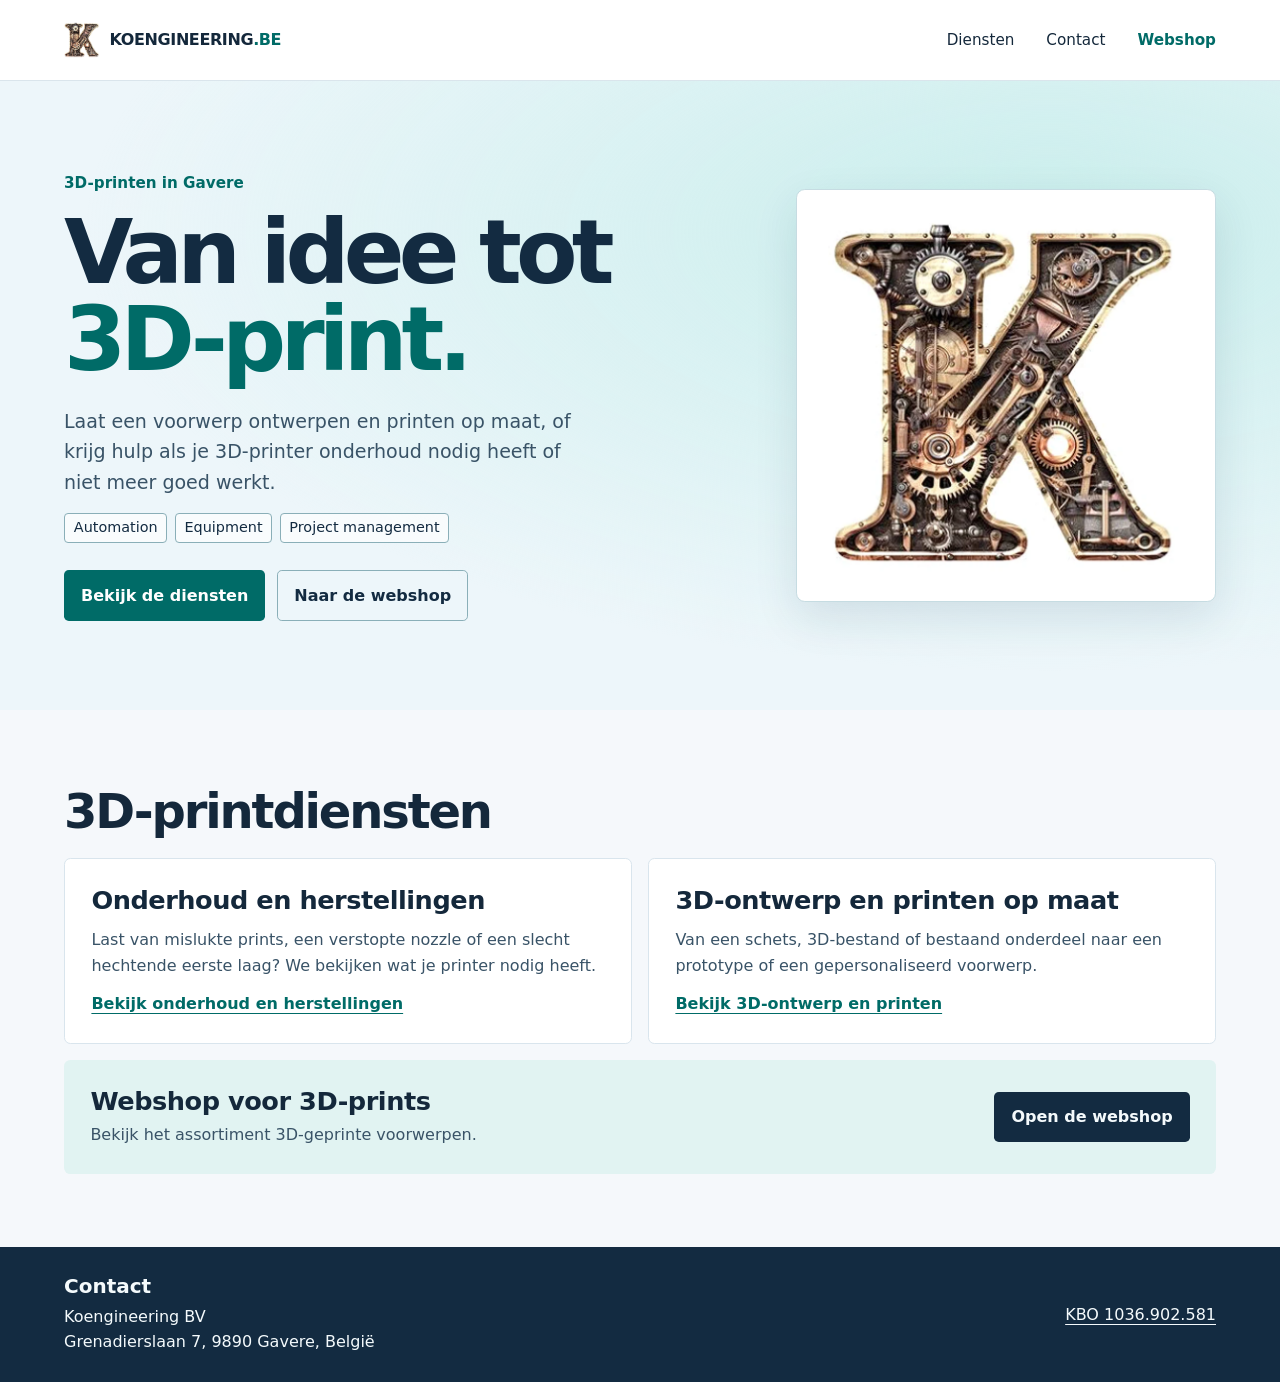
<file: public/index.html>
<!doctype html>
<html lang="nl-BE">
<head>
  <meta charset="utf-8">
  <meta name="viewport" content="width=device-width, initial-scale=1">
  <title>Koengineering | 3D-printen, ontwerp en printerservice</title>
  <meta name="description" content="Koengineering in Gavere helpt met onderhoud en herstellingen van 3D-printers, 3D-ontwerp en printwerk op maat. Ontdek ook de webshop.">
  <link rel="canonical" href="https://koengineering.be/">
  <link rel="icon" href="./assets/koengineering-logo.webp" type="image/webp">
  <link rel="stylesheet" href="./assets/home.css">
</head>
<body>
  <a class="skip" href="#inhoud">Naar inhoud</a>
  <header class="site-header">
    <div class="wrap header-inner">
      <a class="brand" href="./" aria-current="page">
        <img src="./assets/koengineering-logo.webp" width="36" height="36" alt="">
        <span>KOENGINEERING<span class="brand-domain">.BE</span></span>
      </a>
      <nav aria-label="Hoofdnavigatie">
        <a href="#diensten">Diensten</a>
        <a href="#contact">Contact</a>
        <a class="shop-link" href="https://shop.koengineering.be/">Webshop</a>
      </nav>
    </div>
  </header>
  <main id="inhoud">
    <section class="hero" aria-labelledby="titel">
      <div class="wrap hero-inner">
        <div class="hero-copy">
          <p class="eyebrow">3D-printen in Gavere</p>
          <h1 id="titel">Van idee tot <span>3D-print.</span></h1>
          <p class="intro">Laat een voorwerp ontwerpen en printen op maat, of krijg hulp als je 3D-printer onderhoud nodig heeft of niet meer goed werkt.</p>
          <ul class="expertise" aria-label="Expertise">
            <li>Automation</li>
            <li>Equipment</li>
            <li>Project management</li>
          </ul>
          <div class="actions">
            <a class="button" href="#diensten">Bekijk de diensten</a>
            <a class="button button-outline" href="https://shop.koengineering.be/">Naar de webshop</a>
          </div>
        </div>
        <div class="logo-panel">
          <img src="./assets/koengineering-logo.webp" width="735" height="721" alt="Het Koengineering-logo, een metalen K met tandwielen">
        </div>
      </div>
    </section>
    <section class="wrap services" id="diensten" aria-labelledby="diensten-titel">
      <h2 id="diensten-titel">3D-printdiensten</h2>
      <div class="service-grid">
        <article>
          <h3>Onderhoud en herstellingen</h3>
          <p>Last van mislukte prints, een verstopte nozzle of een slecht hechtende eerste laag? We bekijken wat je printer nodig heeft.</p>
          <a href="./diensten/onderhoud-en-herstellingen/">Bekijk onderhoud en herstellingen</a>
        </article>
        <article>
          <h3>3D-ontwerp en printen op maat</h3>
          <p>Van een schets, 3D-bestand of bestaand onderdeel naar een prototype of een gepersonaliseerd voorwerp.</p>
          <a href="./diensten/3d-ontwerp-en-printen/">Bekijk 3D-ontwerp en printen</a>
        </article>
      </div>
      <section class="shop-strip" aria-labelledby="webshop-titel">
        <div>
          <h3 id="webshop-titel">Webshop voor 3D-prints</h3>
          <p>Bekijk het assortiment 3D-geprinte voorwerpen.</p>
        </div>
        <a class="button button-dark" href="https://shop.koengineering.be/">Open de webshop</a>
      </section>
    </section>
  </main>
  <footer id="contact">
    <div class="wrap footer-inner">
      <div>
        <h2>Contact</h2>
        <address>Koengineering BV<br>Grenadierslaan 7, 9890 Gavere, België</address>
      </div>
      <a href="https://kbopub.economie.fgov.be/kbopub/zoeknummerform.html?nummer=1036902581">KBO 1036.902.581</a>
    </div>
  </footer>
</body>
</html>
</file>
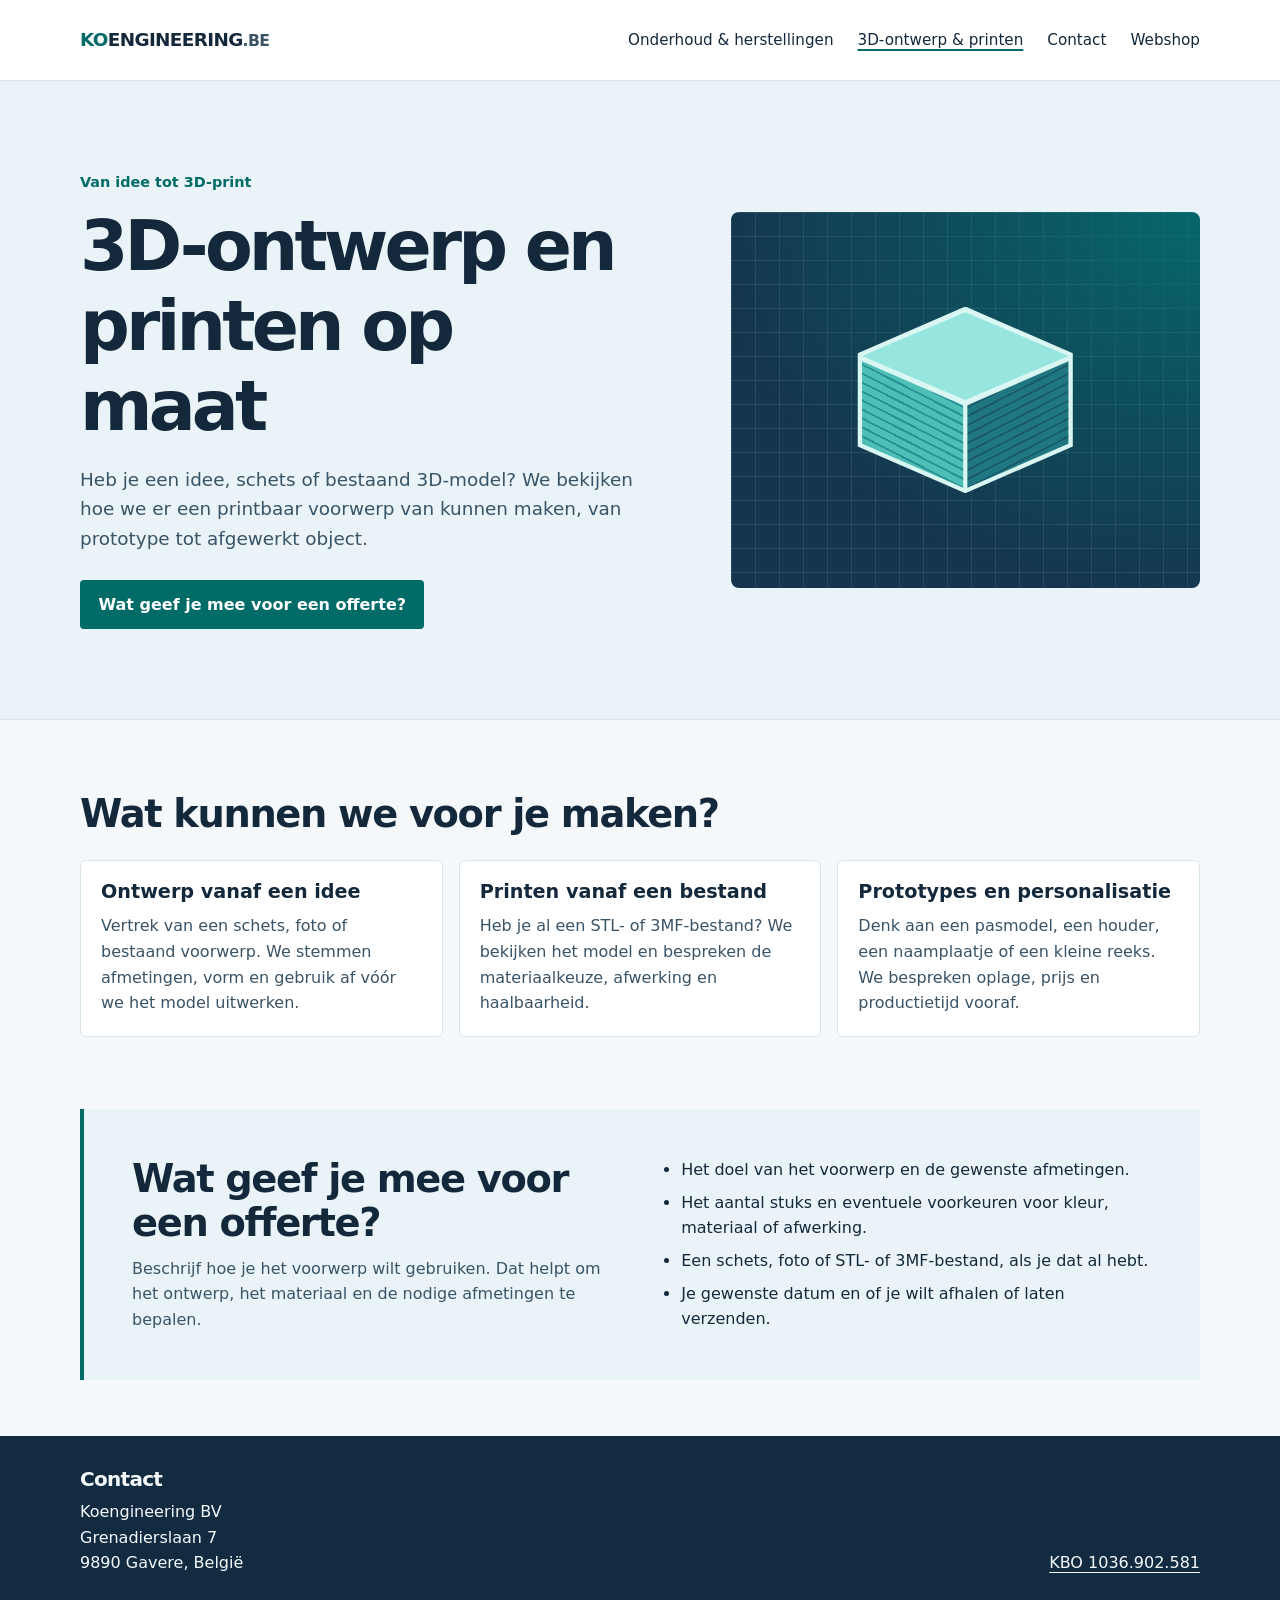
<file: public/diensten/3d-ontwerp-en-printen/index.html>
<!doctype html>
<html lang="nl-BE">
<head>
  <meta charset="utf-8">
  <meta name="viewport" content="width=device-width, initial-scale=1">
  <title>3D-ontwerp en printen op maat | Koengineering</title>
  <meta name="description" content="Laat een 3D-voorwerp ontwerpen of printen op maat. Vertrek van een schets, voorbeeld of bestaand STL- of 3MF-bestand.">
  <link rel="canonical" href="https://koengineering.be/diensten/3d-ontwerp-en-printen/">
  <link rel="stylesheet" href="../diensten.css">
</head>
<body>
  <a class="skip" href="#inhoud">Naar inhoud</a>
  <header class="site-header">
    <div class="wrap header-inner">
      <a class="brand" href="../../" aria-label="Koengineering, homepage"><span>KO</span>ENGINEERING<span class="domain">.BE</span></a>
      <nav aria-label="Diensten">
          <a href="../onderhoud-en-herstellingen/">Onderhoud &amp; herstellingen</a>
          <a href="../3d-ontwerp-en-printen/" aria-current="page">3D-ontwerp &amp; printen</a>
        <a href="#contact">Contact</a>
        <a href="https://shop.koengineering.be/">Webshop</a>
      </nav>
    </div>
  </header>
  <main id="inhoud">
    <section class="hero">
      <div class="wrap hero-inner">
        <div>
          <p class="eyebrow">Van idee tot 3D-print</p>
          <h1>3D-ontwerp en printen op maat</h1>
          <p class="intro">Heb je een idee, schets of bestaand 3D-model? We bekijken hoe we er een printbaar voorwerp van kunnen maken, van prototype tot afgewerkt object.</p>
          <a class="button" href="#aanvraag">Wat geef je mee voor een offerte?</a>
        </div>
        <div class="visual visual--model" aria-hidden="true">
          <div class="illustration"><span></span><span></span><span></span></div>
        </div>
      </div>
    </section>
    <section class="wrap service">
      <h2>Wat kunnen we voor je maken?</h2>
      <div class="cards">
          <article><h3>Ontwerp vanaf een idee</h3><p>Vertrek van een schets, foto of bestaand voorwerp. We stemmen afmetingen, vorm en gebruik af vóór we het model uitwerken.</p></article>
          <article><h3>Printen vanaf een bestand</h3><p>Heb je al een STL- of 3MF-bestand? We bekijken het model en bespreken de materiaalkeuze, afwerking en haalbaarheid.</p></article>
          <article><h3>Prototypes en personalisatie</h3><p>Denk aan een pasmodel, een houder, een naamplaatje of een kleine reeks. We bespreken oplage, prijs en productietijd vooraf.</p></article>
      </div>
    </section>
    <section class="wrap request" id="aanvraag">
      <div>
        <h2>Wat geef je mee voor een offerte?</h2>
        <p>Beschrijf hoe je het voorwerp wilt gebruiken. Dat helpt om het ontwerp, het materiaal en de nodige afmetingen te bepalen.</p>
      </div>
      <ul>
          <li>Het doel van het voorwerp en de gewenste afmetingen.</li>
          <li>Het aantal stuks en eventuele voorkeuren voor kleur, materiaal of afwerking.</li>
          <li>Een schets, foto of STL- of 3MF-bestand, als je dat al hebt.</li>
          <li>Je gewenste datum en of je wilt afhalen of laten verzenden.</li>
      </ul>
    </section>
  </main>
  <footer id="contact">
    <div class="wrap footer-inner">
      <div>
        <h2>Contact</h2>
        <address>Koengineering BV<br>Grenadierslaan 7<br>9890 Gavere, België</address>
      </div>
      <p><a href="https://kbopub.economie.fgov.be/kbopub/zoeknummerform.html?nummer=1036902581">KBO 1036.902.581</a></p>
    </div>
  </footer>
</body>
</html>
</file>
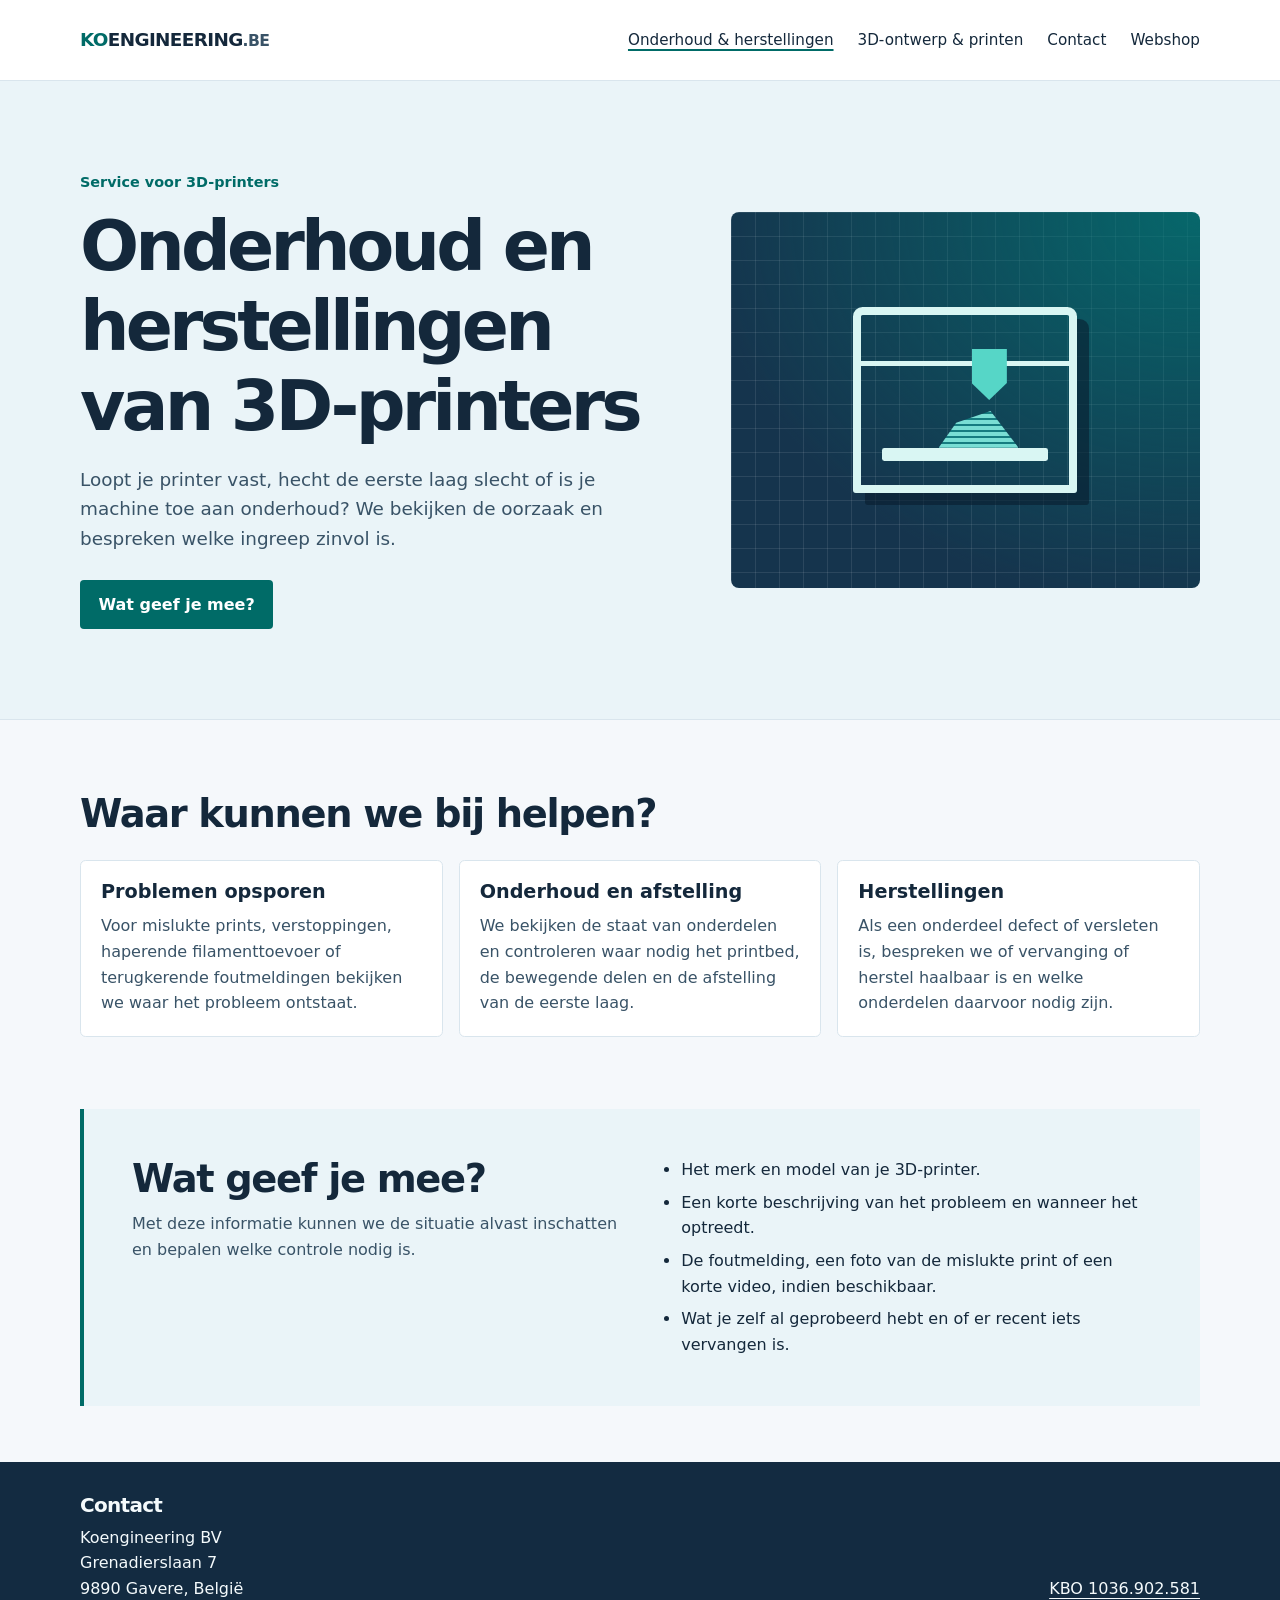
<file: public/diensten/onderhoud-en-herstellingen/index.html>
<!doctype html>
<html lang="nl-BE">
<head>
  <meta charset="utf-8">
  <meta name="viewport" content="width=device-width, initial-scale=1">
  <title>Onderhoud en herstellingen van 3D-printers | Koengineering</title>
  <meta name="description" content="Hulp bij printproblemen, onderhoud, kalibratie en herstellingen van 3D-printers. Ontdek welke informatie nodig is voor een eerste inschatting.">
  <link rel="canonical" href="https://koengineering.be/diensten/onderhoud-en-herstellingen/">
  <link rel="stylesheet" href="../diensten.css">
</head>
<body>
  <a class="skip" href="#inhoud">Naar inhoud</a>
  <header class="site-header">
    <div class="wrap header-inner">
      <a class="brand" href="../../" aria-label="Koengineering, homepage"><span>KO</span>ENGINEERING<span class="domain">.BE</span></a>
      <nav aria-label="Diensten">
          <a href="../onderhoud-en-herstellingen/" aria-current="page">Onderhoud &amp; herstellingen</a>
          <a href="../3d-ontwerp-en-printen/">3D-ontwerp &amp; printen</a>
        <a href="#contact">Contact</a>
        <a href="https://shop.koengineering.be/">Webshop</a>
      </nav>
    </div>
  </header>
  <main id="inhoud">
    <section class="hero">
      <div class="wrap hero-inner">
        <div>
          <p class="eyebrow">Service voor 3D-printers</p>
          <h1>Onderhoud en herstellingen van 3D-printers</h1>
          <p class="intro">Loopt je printer vast, hecht de eerste laag slecht of is je machine toe aan onderhoud? We bekijken de oorzaak en bespreken welke ingreep zinvol is.</p>
          <a class="button" href="#aanvraag">Wat geef je mee?</a>
        </div>
        <div class="visual visual--printer" aria-hidden="true">
          <div class="illustration"><span></span><span></span><span></span></div>
        </div>
      </div>
    </section>
    <section class="wrap service">
      <h2>Waar kunnen we bij helpen?</h2>
      <div class="cards">
          <article><h3>Problemen opsporen</h3><p>Voor mislukte prints, verstoppingen, haperende filamenttoevoer of terugkerende foutmeldingen bekijken we waar het probleem ontstaat.</p></article>
          <article><h3>Onderhoud en afstelling</h3><p>We bekijken de staat van onderdelen en controleren waar nodig het printbed, de bewegende delen en de afstelling van de eerste laag.</p></article>
          <article><h3>Herstellingen</h3><p>Als een onderdeel defect of versleten is, bespreken we of vervanging of herstel haalbaar is en welke onderdelen daarvoor nodig zijn.</p></article>
      </div>
    </section>
    <section class="wrap request" id="aanvraag">
      <div>
        <h2>Wat geef je mee?</h2>
        <p>Met deze informatie kunnen we de situatie alvast inschatten en bepalen welke controle nodig is.</p>
      </div>
      <ul>
          <li>Het merk en model van je 3D-printer.</li>
          <li>Een korte beschrijving van het probleem en wanneer het optreedt.</li>
          <li>De foutmelding, een foto van de mislukte print of een korte video, indien beschikbaar.</li>
          <li>Wat je zelf al geprobeerd hebt en of er recent iets vervangen is.</li>
      </ul>
    </section>
  </main>
  <footer id="contact">
    <div class="wrap footer-inner">
      <div>
        <h2>Contact</h2>
        <address>Koengineering BV<br>Grenadierslaan 7<br>9890 Gavere, België</address>
      </div>
      <p><a href="https://kbopub.economie.fgov.be/kbopub/zoeknummerform.html?nummer=1036902581">KBO 1036.902.581</a></p>
    </div>
  </footer>
</body>
</html>
</file>
<file: public/assets/home.css>
:root {
  color-scheme: light;
  font-family: system-ui, sans-serif;
  color: #14283b;
  background: #f5f8fb;
  line-height: 1.6;
  --dark: #132b41;
  --accent: #006b67;
  --light: #f4fafc;
  --muted: #395367;
}

*, *::before, *::after { box-sizing: border-box; }
body, h1, h2, h3, p { margin: 0; }
h1, h2, h3 { line-height: 1.13; }
a { color: inherit; text-underline-offset: .22em; }
a:focus-visible { outline: 3px solid #007e78; outline-offset: 5px; }
.wrap { width: min(72rem, calc(100% - 3rem)); margin-inline: auto; }

.skip { position: absolute; left: 1rem; top: .6rem; z-index: 1; padding: .5rem 1rem; background: white; transform: translateY(-180%); }
.skip:focus { transform: none; }

.site-header, footer { background: var(--dark); color: var(--light); }
.site-header { background: #fff; color: #14283b; border-bottom: 1px solid #dae5ec; }
.header-inner, .footer-inner { display: flex; align-items: center; justify-content: space-between; flex-wrap: wrap; gap: .65rem 2rem; }
.header-inner { min-height: 5rem; padding-block: .8rem; }
.brand, nav { display: flex; align-items: center; flex-wrap: wrap; }
.brand { gap: .6rem; font-weight: 850; letter-spacing: -.025em; text-decoration: none; }
.brand img { border-radius: .2rem; object-fit: cover; }
.brand-domain { color: var(--accent); }
nav { gap: .3rem clamp(.85rem, 3vw, 2rem); }
nav a { font-size: .95rem; padding-block: .45rem; text-decoration: none; }
nav a:hover { text-decoration: underline; }
.shop-link { font-weight: 700; color: var(--accent); }

.hero { background: radial-gradient(ellipse at 82% 24%, #c9eeec, transparent 65%), #edf6fa; color: var(--dark); }
.hero-inner { display: grid; grid-template-columns: 1.2fr .8fr; align-items: center; gap: clamp(2rem, 8vw, 8rem); padding-block: clamp(2.75rem, 7vw, 6rem); }
.eyebrow { color: var(--accent); font-size: .95rem; font-weight: 750; }
h1 { font-size: clamp(3rem, 7vw, 6.25rem); font-weight: 850; letter-spacing: -.065em; line-height: .98; margin-block: .85rem 1.35rem; }
h1 span { color: var(--accent); display: block; }
.intro { color: var(--muted); max-width: 33rem; font-size: clamp(1.03rem, 2vw, 1.19rem); }
.expertise { display: flex; flex-wrap: wrap; gap: .45rem; list-style: none; padding: 0; margin: 1rem 0 0; }
.expertise li { padding: .15rem .55rem; border: 1px solid #8aafb8; border-radius: .25rem; color: var(--dark); background: #ffffffaa; font-size: .9rem; }
.actions { display: flex; flex-wrap: wrap; gap: .75rem; margin-top: 1.7rem; }
.button { display: inline-block; padding: .72rem 1rem; border: 1px solid transparent; border-radius: .3rem; background: var(--accent); color: #ffffff; font-weight: 750; text-decoration: none; }
.button:hover { background: #005753; }
.button-outline { background: transparent; color: var(--dark); border-color: #8aafb8; }
.button-outline:hover { background: #d9eeef; }
.logo-panel { padding: clamp(.9rem, 2.3vw, 1.65rem); border: 1px solid #c6dce2; border-radius: .55rem; background: #ffffff; box-shadow: 0 1rem 2.75rem #1337511c; }
.logo-panel img { display: block; width: 100%; height: auto; border-radius: .22rem; }

.services { padding-block: clamp(2.6rem, 6vw, 4.6rem); }
h2 { font-size: clamp(1.85rem, 4vw, 3rem); letter-spacing: -.045em; }
h3 { font-size: clamp(1.2rem, 2.4vw, 1.6rem); letter-spacing: -.018em; }
.service-grid { display: grid; grid-template-columns: repeat(2, minmax(0, 1fr)); gap: 1rem; margin-top: 1.25rem; }
.service-grid article { display: flex; flex-direction: column; align-items: flex-start; gap: .8rem; background: #fff; border: 1px solid #d9e5ed; border-radius: .4rem; padding: clamp(1.1rem, 3vw, 1.65rem); }
.service-grid p, .shop-strip p { color: #395367; }
.service-grid a { margin-top: auto; color: #006b67; font-weight: 750; }
.shop-strip { display: flex; align-items: center; justify-content: space-between; gap: 1rem 2rem; flex-wrap: wrap; margin-top: 1rem; padding: clamp(1.1rem, 3vw, 1.65rem); background: #e1f3f2; border-radius: .4rem; }
.shop-strip p { margin-top: .4rem; }
.button-dark, .button-dark:hover { background: #132b41; color: var(--light); }
.button-dark:hover { text-decoration: underline; }
footer { padding-block: 1.7rem; }
footer h2 { font-size: 1.25rem; letter-spacing: normal; }
address { margin-top: .4rem; font-style: normal; }

@media (max-width: 46rem) {
  .hero-inner, .service-grid { grid-template-columns: 1fr; }
  .logo-panel { max-width: 23rem; }
}

@media (max-width: 30rem) {
  .wrap { width: calc(100% - 2rem); }
}
</file>
<file: public/diensten/diensten.css>
:root {
  color-scheme: light;
  --ink: #14283b;
  --muted: #395367;
  --accent: #006b67;
  --paper: #f5f8fb;
  --line: #d9e5ed;
  font-family: system-ui, sans-serif;
  line-height: 1.6;
}

*, *::before, *::after { box-sizing: border-box; }
body { margin: 0; color: var(--ink); background: var(--paper); }
a { color: inherit; text-underline-offset: .24em; }
a:focus-visible { outline: 3px solid #007e78; outline-offset: 5px; }

.wrap { width: min(70rem, 100% - 3rem); margin-inline: auto; }
.skip { position: absolute; z-index: 1; top: .5rem; left: .5rem; padding: .6rem 1rem; background: white; transform: translateY(-150%); }
.skip:focus { transform: none; }

.site-header { background: #fff; color: var(--ink); border-bottom: 1px solid var(--line); }
.header-inner, .footer-inner { display: flex; justify-content: space-between; align-items: center; gap: 1rem 2rem; }
.header-inner { min-height: 5rem; padding-block: 1rem; flex-wrap: wrap; }
.brand { font-size: 1.15rem; font-weight: 850; letter-spacing: -.035em; text-decoration: none; }
.brand span:first-child { color: #006b67; }
.brand .domain { color: #395367; font-size: .85em; }
nav { display: flex; flex-wrap: wrap; gap: .4rem 1.5rem; }
nav a { font-size: .95rem; text-decoration: none; padding-block: .35rem; }
nav a:hover, nav a[aria-current] { text-decoration: underline; text-decoration-color: #006b67; text-decoration-thickness: 2px; }

.hero { background: #eaf4f8; border-bottom: 1px solid var(--line); }
.hero-inner { display: grid; grid-template-columns: 1.1fr .9fr; gap: clamp(2rem, 6vw, 6rem); align-items: center; padding-block: clamp(3rem, 7vw, 6rem); }
.eyebrow { font-size: .9rem; color: var(--accent); font-weight: 750; margin: 0 0 .75rem; }
h1, h2, h3 { line-height: 1.15; margin: 0; }
h1 { font-size: clamp(2.25rem, 5.6vw, 4.35rem); letter-spacing: -.055em; }
h2 { font-size: clamp(1.65rem, 3vw, 2.4rem); letter-spacing: -.035em; }
h3 { font-size: 1.2rem; }
p { margin: .65rem 0 0; }
.intro { max-width: 36rem; font-size: 1.15rem; margin-block: 1.2rem 1.65rem; color: var(--muted); }
.button { display: inline-block; padding: .75rem 1.15rem; background: var(--accent); color: white; font-weight: 650; text-decoration: none; border-radius: .25rem; }
.button:hover { background: #005753; }

.visual {
  min-height: 16rem;
  aspect-ratio: 5 / 4;
  border-radius: .5rem;
  display: grid;
  place-items: center;
  overflow: hidden;
  background-color: #15344d;
  background-image: radial-gradient(ellipse at top right, #007e78b0, transparent 75%),
    linear-gradient(#ffffff18 1px, transparent 1px), linear-gradient(90deg, #ffffff18 1px, transparent 1px);
  background-size: auto, 1.5rem 1.5rem, 1.5rem 1.5rem;
}
.illustration { position: relative; width: min(62%, 14rem); aspect-ratio: 1.2; }
.illustration span { position: absolute; display: block; }
.visual--printer .illustration { border: 8px solid #d9f6f3; border-radius: .6rem .6rem .18rem .18rem; box-shadow: 12px 12px #081b2d91; }
.visual--printer span:nth-child(1) { top: 27%; width: 100%; height: 5px; background: #d9f6f3; }
.visual--printer span:nth-child(2) { top: 20%; left: 53%; width: 17%; height: 30%; background: #56d6c7; clip-path: polygon(0 0, 100% 0, 100% 67%, 50% 100%, 0 67%); }
.visual--printer span:nth-child(3) { bottom: 14%; left: 10%; width: 80%; height: 8%; border-radius: .15rem; background: #d9f6f3; }
.visual--printer span:nth-child(3)::before { content: ""; position: absolute; bottom: 100%; left: 34%; width: 48%; height: 2.3rem; background: repeating-linear-gradient(0deg, #79ded4 0 4px, #167c80 4px 6px); clip-path: polygon(0 100%, 22% 32%, 65% 0, 100% 100%); }
.visual--model .illustration { background: #d9f6f3; clip-path: polygon(50% 0, 98% 25%, 98% 75%, 50% 100%, 2% 75%, 2% 25%); }
.visual--model span { inset: 3%; }
.visual--model span:nth-child(1) { clip-path: polygon(50% 0, 99% 25%, 50% 50%, 1% 25%); background: #96e5df; }
.visual--model span:nth-child(2) { clip-path: polygon(1% 28%, 49% 53%, 49% 100%, 1% 75%); background: repeating-linear-gradient(27deg, #4dbfb7 0 6px, #2a9494 6px 8px); }
.visual--model span:nth-child(3) { clip-path: polygon(99% 28%, 99% 75%, 51% 100%, 51% 53%); background: repeating-linear-gradient(-27deg, #207781 0 6px, #195c6b 6px 8px); }

.service { padding-block: clamp(2.5rem, 6vw, 4.5rem); }
.cards { display: grid; grid-template-columns: repeat(3, minmax(0, 1fr)); gap: 1rem; margin-top: 1.5rem; }
.cards article { padding: 1.25rem; background: white; border: 1px solid var(--line); border-radius: .35rem; }
.cards p, .request p { color: var(--muted); }
.request { display: grid; grid-template-columns: 1fr 1fr; gap: 1rem 2.5rem; padding: clamp(1.5rem, 5vw, 3rem); margin-bottom: 3.5rem; background: #eaf4f8; border-left: 4px solid var(--accent); }
.request ul { margin: 0; padding-inline-start: 1.2rem; }
.request li + li { margin-top: .45rem; }
footer { padding-block: 2rem; background: #132b41; color: #f4fafc; }
.footer-inner { align-items: end; flex-wrap: wrap; }
footer h2 { font-size: 1.25rem; }
address { margin-top: .5rem; font-style: normal; }

@media (max-width: 48rem) {
  .hero-inner, .request { grid-template-columns: 1fr; }
  .visual { width: min(100%, 32rem); aspect-ratio: 16 / 9; min-height: 11rem; }
  .illustration { width: min(50%, 10rem); }
  .cards { grid-template-columns: 1fr; }
}

@media (max-width: 30rem) {
  .wrap { width: calc(100% - 2rem); }
  nav { gap: .2rem 1rem; }
}
</file>
